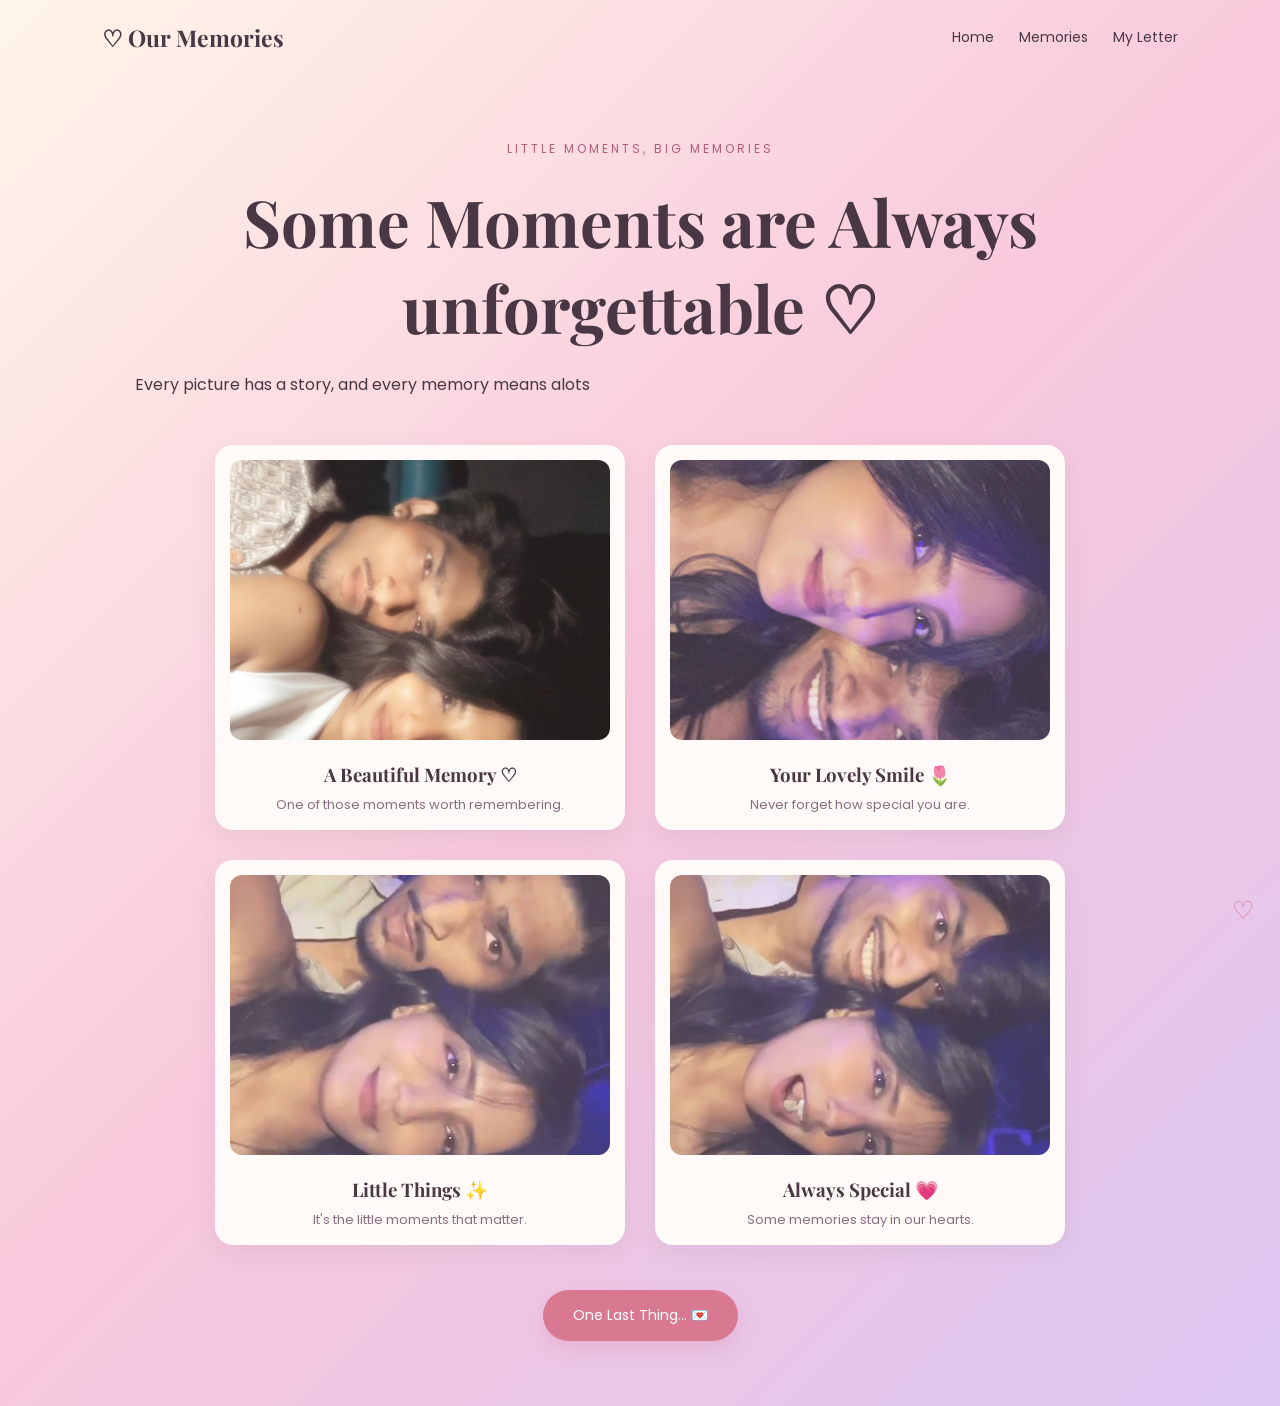
<file: wheather app/gallery.html>
<!DOCTYPE html>
<html lang="en">
<head>
    <meta charset="UTF-8">
    <meta name="viewport" content="width=device-width, initial-scale=1.0">
    <title>Our Memories ♡</title>
    <link rel="stylesheet" href="styles.css">
</head>
<body>

    <nav>
        <div class="logo">♡ Our Memories</div>
        <div class="nav-links">
            <a href="welcome.html">Home</a>
            <a href="gallery.html">Memories</a>
            <a href="letter.html">My Letter</a>
        </div>
    </nav>

    <section class="memory-section">

        <p class="subtitle">Little moments, big memories</p>

        <h1>Some Moments are Always unforgettable ♡</h1>

        <p class="hero-text">
            Every picture has a story,
            and every memory means alots
        </p>

        <div class="gallery">

            <div class="photo-card">
                <img src="images/letter1.jpeg" alt="Memory 1">
                <h3>A Beautiful Memory ♡</h3>
                <p>One of those moments worth remembering.</p>
            </div>

            <div class="photo-card">
                <img src="images/letter2.jpeg" alt="Memory 2">
                <h3>Your Lovely Smile 🌷</h3>
                <p>Never forget how special you are.</p>
            </div>

            <div class="photo-card">
                <img src="images/letter3.jpeg" alt="Memory 3">
                <h3>Little Things ✨</h3>
                <p>It's the little moments that matter.</p>
            </div>

            <div class="photo-card">
                <img src="images/letter4.jpeg" alt="Memory 4">
                <h3>Always Special 💗</h3>
                <p>Some memories stay in our hearts.</p>
            </div>

        </div>

        <a href="letter.html" class="main-btn">
            One Last Thing... 💌
        </a>

    </section>

    <script src="script.js"></script>
</body>
</html>
</file>
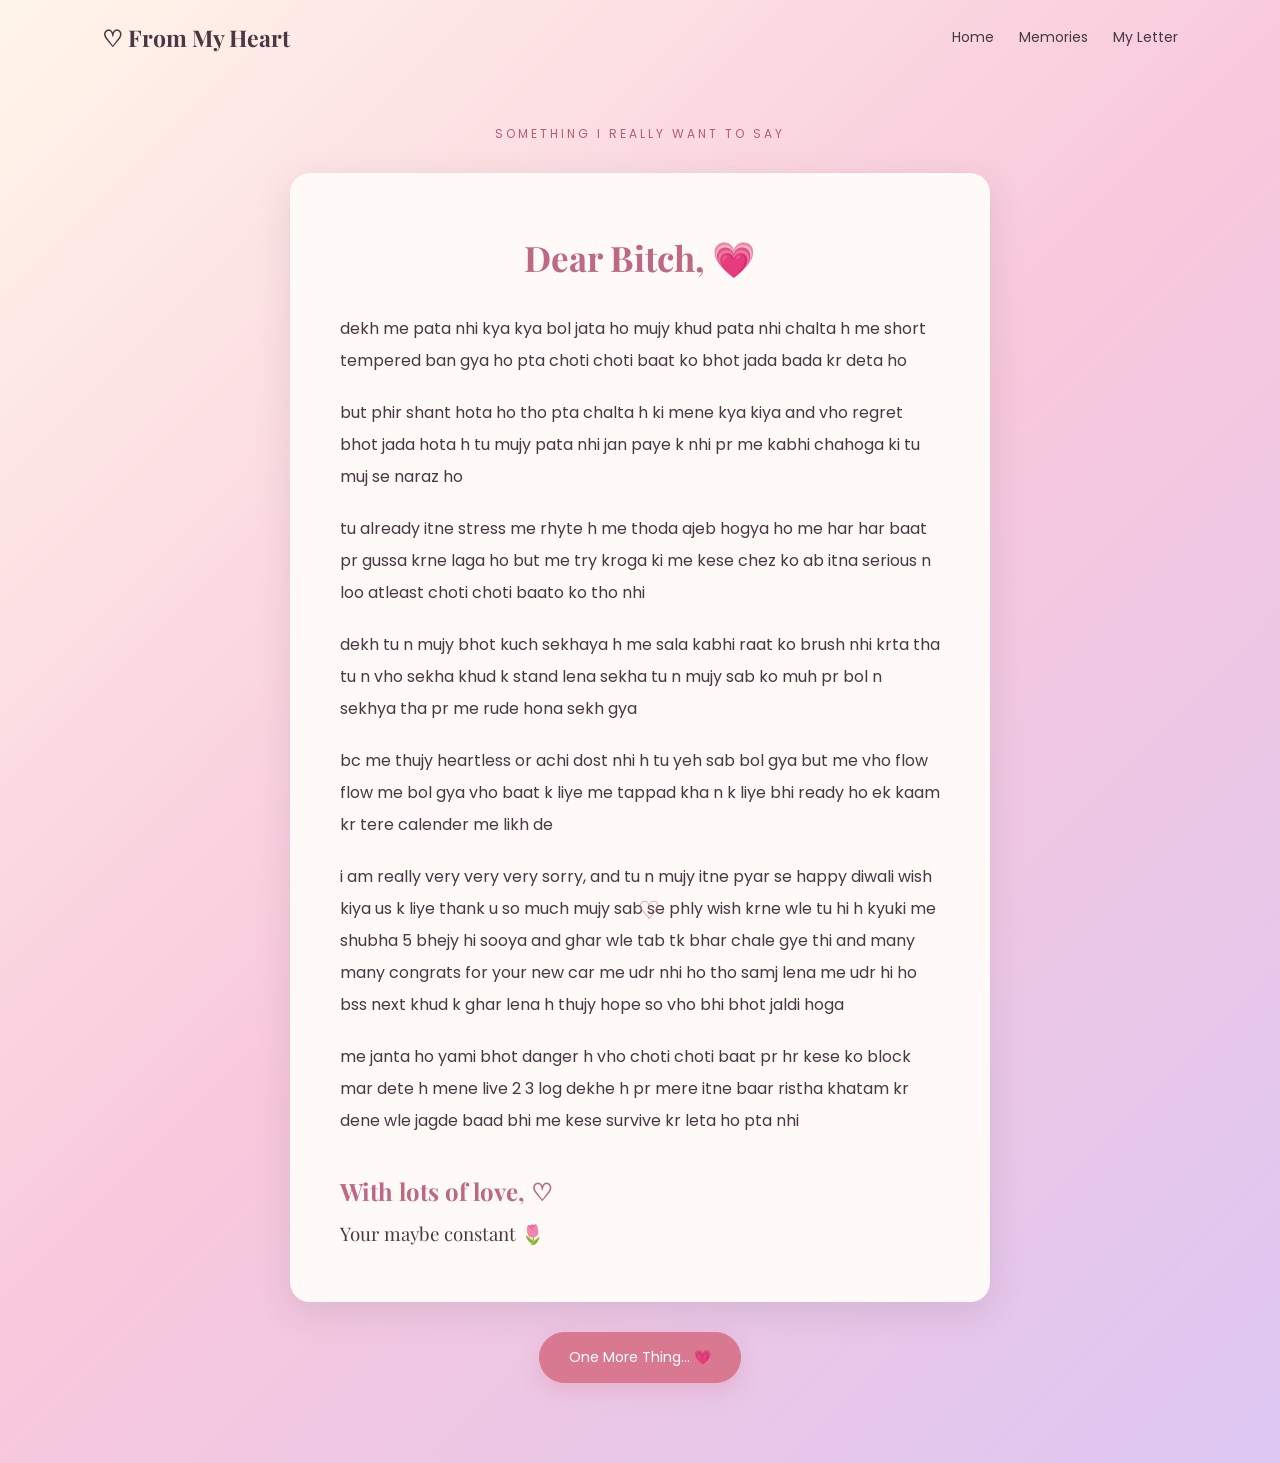
<file: wheather app/letter.html>
<!DOCTYPE html>
<html lang="en">
<head>
    <meta charset="UTF-8">
    <meta name="viewport" content="width=device-width, initial-scale=1.0">
    <title>My Letter to You 💌</title>
    <link rel="stylesheet" href="styles.css">
</head>
<body>

    <nav>
        <div class="logo">♡ From My Heart</div>
        <div class="nav-links">
            <a href="welcome.html">Home</a>
            <a href="gallery.html">Memories</a>
            <a href="letter.html">My Letter</a>
        </div>
    </nav>

    <section class="letter-section">

        <p class="subtitle">Something I really want to say</p>

        <div class="letter-card">

            <h1>Dear Bitch, 💗</h1>

            <p>
                dekh me pata nhi kya kya bol jata ho mujy khud pata nhi chalta h me short tempered ban gya ho pta choti choti baat ko bhot jada bada kr deta ho
            </p>

            <p>
                but phir shant hota ho tho pta chalta h ki mene kya kiya and vho regret bhot jada hota h tu mujy pata nhi jan paye k nhi pr me kabhi chahoga ki tu muj se naraz ho 
            </p>

            <p>
                tu already itne stress me  rhyte h me thoda ajeb hogya ho me har har baat pr gussa krne laga ho but me try kroga ki me kese chez ko ab itna serious n loo atleast choti choti baato ko tho nhi
            </p>

            <p>
                dekh tu n mujy bhot kuch sekhaya h me sala kabhi raat ko brush  nhi krta tha tu n vho sekha khud k stand lena sekha tu n mujy sab ko muh pr bol n sekhya tha pr me rude hona sekh gya 
            </p>

            <p>
                bc me thujy heartless or achi dost nhi h tu yeh sab bol gya but me vho flow flow me bol gya vho baat k liye me tappad kha n k liye bhi ready ho ek kaam kr tere calender me likh de 
            </p>

            <p>
                i am really very very  very sorry, and tu n mujy itne pyar se happy diwali wish kiya us k liye thank u  so much mujy sab se phly wish krne wle  tu hi h kyuki me shubha 5 bhejy hi sooya and ghar wle tab tk bhar chale gye thi and
                many many congrats for your new car me udr nhi ho tho samj lena me udr hi ho bss next khud k ghar lena h  thujy hope so vho bhi bhot jaldi hoga 
            </p>
            <p>
                me janta ho yami bhot danger h vho  choti choti baat pr hr kese ko block  mar dete h mene live 2 3 log dekhe h pr mere itne baar ristha khatam kr dene wle jagde baad bhi me kese survive kr leta ho pta nhi 
            </p>

            <h2>With lots of love, ♡</h2>
            <h3>Your maybe constant 🌷</h3>

        </div>

        <button class="main-btn" onclick="showMessage()">
            One More Thing... 💗
        </button>

        <p id="final-message" class="final-message"></p>

    </section>

    <script src="script.js"></script>
</body>
</html>
</file>
<file: wheather app/styles.css>
@import url('https://fonts.googleapis.com/css2?family=Playfair+Display:wght@400;600;700&family=Poppins:wght@300;400;500;600&display=swap');

* {
    margin: 0;
    padding: 0;
    box-sizing: border-box;
}

body {
    background: linear-gradient(
        135deg,
        #fff5e9,
        #f8c8dc,
        #dcc6f2
    );

    color: #493744;
    font-family: 'Poppins', sans-serif;
    min-height: 100vh;
}

/* NAVIGATION */

nav {
    display: flex;
    justify-content: space-between;
    align-items: center;
    padding: 22px 8%;
}

.logo {
    font-family: 'Playfair Display', serif;
    font-size: 23px;
    font-weight: bold;
}

.nav-links {
    display: flex;
    gap: 25px;
}

.nav-links a {
    text-decoration: none;
    color: #493744;
    font-size: 14px;
    transition: 0.3s;
}

.nav-links a:hover {
    color: #d97991;
}

/* HOME PAGE */

.hero {
    min-height: 85vh;
    display: flex;
    flex-direction: column;
    align-items: center;
    justify-content: center;
    text-align: center;
    padding: 30px 20px;
}

.subtitle {
    color: #b45d7a;
    letter-spacing: 3px;
    text-transform: uppercase;
    font-size: 12px;
    margin-bottom: 20px;
}

h1 {
    font-family: 'Playfair Display', serif;
    font-size: clamp(38px, 6vw, 65px);
    margin-bottom: 20px;
}

.hero-text {
    max-width: 520px;
    line-height: 1.9;
    margin-bottom: 30px;
}

.floating-hearts {
    font-size: 35px;
    color: #d97991;
    animation: float 2s infinite ease-in-out;
    margin-bottom: 20px;
}

.small-note {
    margin-top: 25px;
    font-size: 12px;
    color: #8b657b;
}

/* BUTTONS */

.main-btn {
    display: inline-block;
    border: none;
    background: #d97991;
    color: white;
    padding: 15px 30px;
    border-radius: 50px;
    text-decoration: none;
    font-family: inherit;
    font-size: 14px;
    cursor: pointer;
    transition: 0.3s;
    box-shadow: 0 8px 20px #d9799140;
}

.main-btn:hover {
    transform: translateY(-5px);
    background: #b85d7a;
}

/* MEMORIES PAGE */

.memory-section {
    text-align: center;
    padding: 65px 8%;
}

.gallery {
    display: grid;
    grid-template-columns: repeat(2, minmax(0, 1fr));
    gap: 30px;
    max-width: 850px;
    margin: 45px auto;
}

.photo-card {
    background: #fffaf7;
    padding: 15px;
    border-radius: 18px;
    box-shadow: 0 8px 25px #49374415;
    transition: 0.3s;
}

.photo-card:hover {
    transform: translateY(-8px) rotate(-1deg);
}

.photo-card img {
    width: 100%;
    height: 280px;
    object-fit: cover;
    border-radius: 12px;
}

.photo-card h3 {
    font-family: 'Playfair Display', serif;
    margin: 15px 0 8px;
}

.photo-card p {
    font-size: 13px;
    color: #886e80;
}

/* LETTER PAGE */

.letter-section {
    padding: 50px 20px;
    text-align: center;
}

.letter-card {
    background: #fffaf7;
    max-width: 700px;
    margin: 30px auto;
    padding: 50px;
    border-radius: 20px;
    box-shadow: 0 10px 35px #49374420;
    text-align: left;
    line-height: 2;
}

.letter-card h1 {
    font-size: 35px;
    text-align: center;
    color: #bd6884;
}

.letter-card p {
    margin: 20px 0;
}

.letter-card h2 {
    margin-top: 30px;
    color: #bd6884;
    font-family: 'Playfair Display', serif;
}

.letter-card h3 {
    font-family: 'Playfair Display', serif;
    font-weight: normal;
}

/* FINAL MESSAGE */

.final-message {
    margin: 30px auto;
    max-width: 500px;
    font-family: 'Playfair Display', serif;
    font-size: 25px;
    color: #b85d7a;
}

/* ANIMATION */

@keyframes float {
    0%, 100% {
        transform: translateY(0);
    }

    50% {
        transform: translateY(-15px);
    }
}

/* MOBILE RESPONSIVENESS */

@media (max-width: 650px) {

    nav {
        flex-direction: column;
        gap: 15px;
    }

    .nav-links {
        gap: 15px;
    }

    .gallery {
        grid-template-columns: 1fr;
    }

    .photo-card img {
        height: 250px;
    }

    .letter-card {
        padding: 25px;
    }

}
</file>
